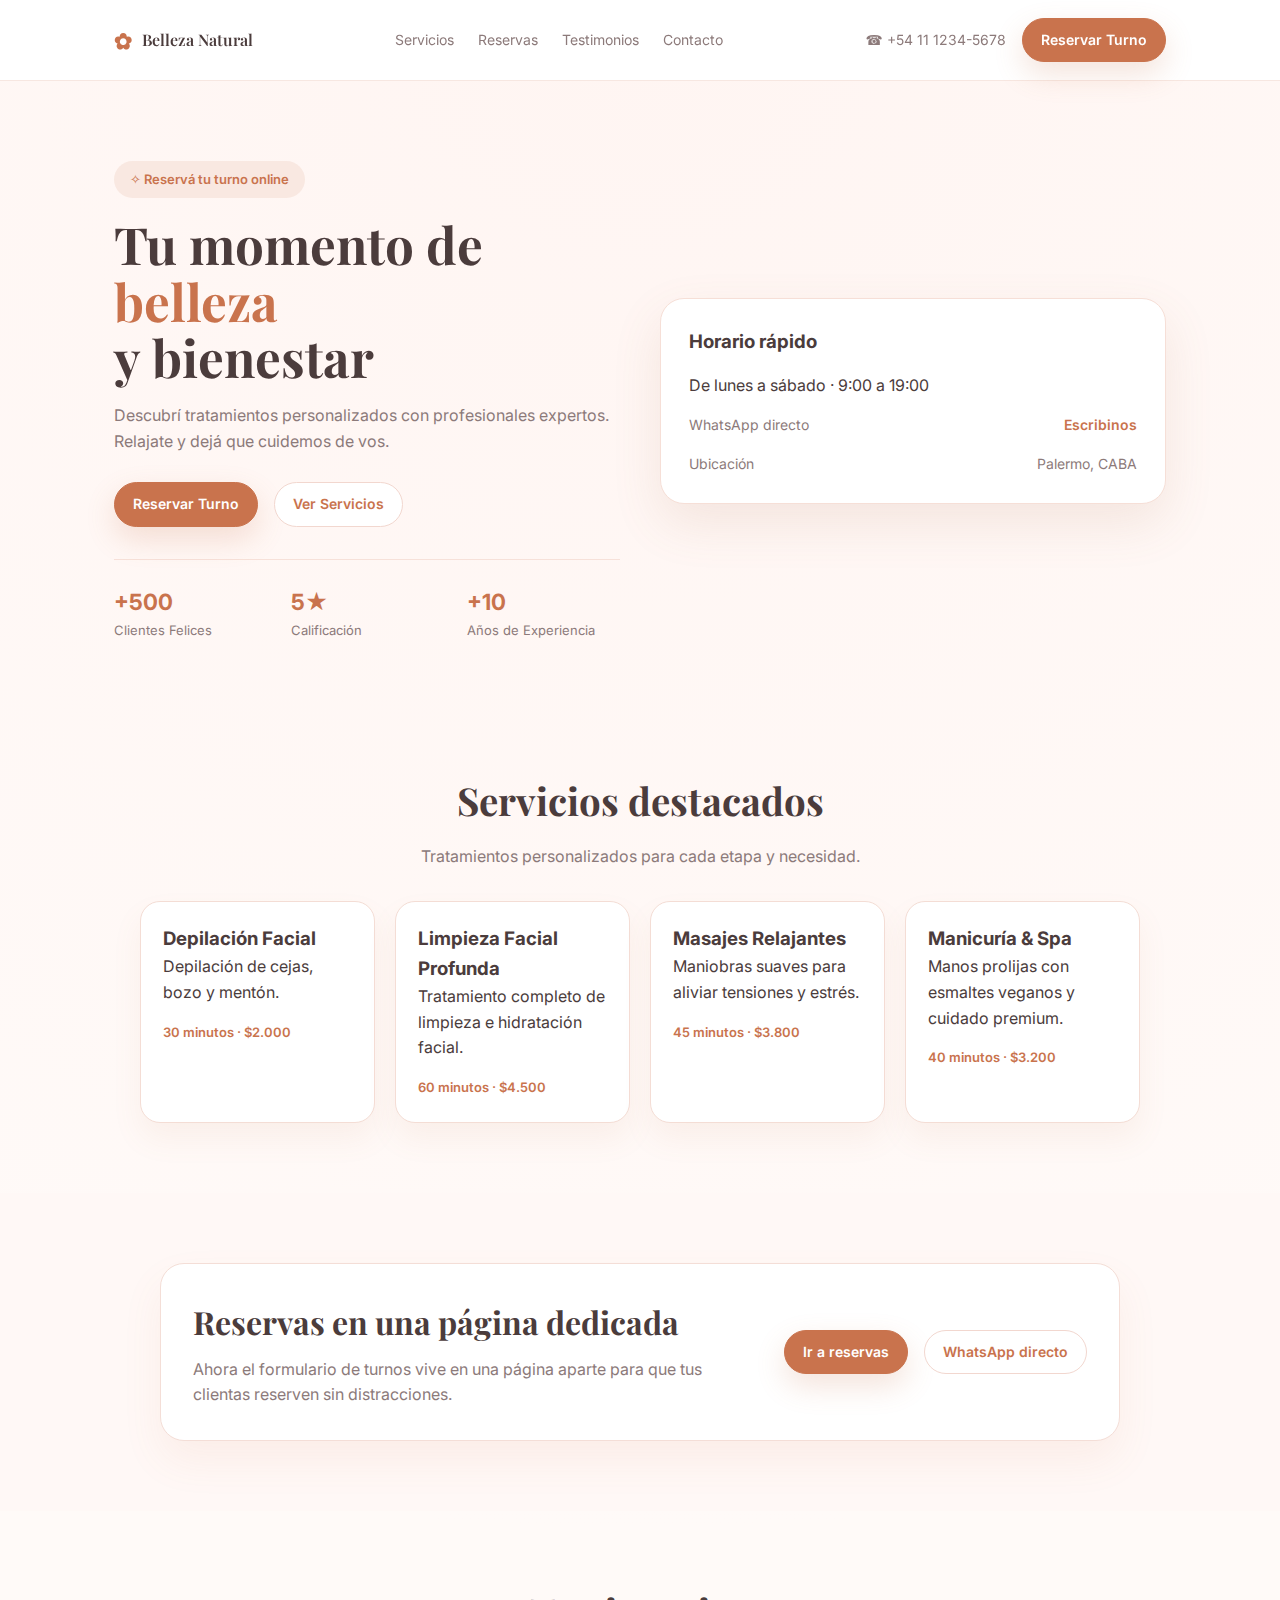
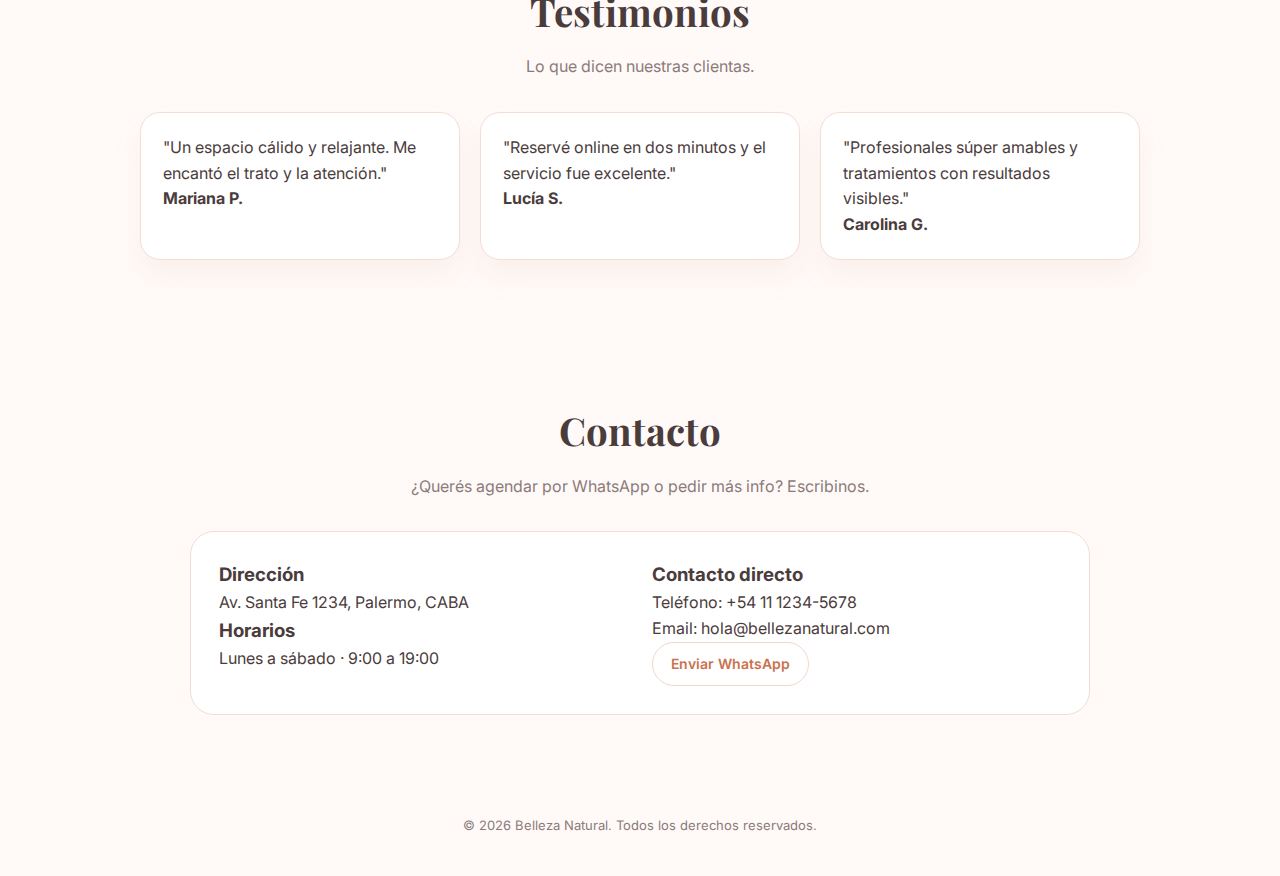
<file: index.html>
<!doctype html>
<html lang="es">
  <head>
    <meta charset="UTF-8" />
    <meta name="viewport" content="width=device-width, initial-scale=1" />
    <title>Belleza Natural | Centro de Estética</title>
    <link rel="preconnect" href="https://fonts.googleapis.com" />
    <link rel="preconnect" href="https://fonts.gstatic.com" crossorigin />
    <link
      href="https://fonts.googleapis.com/css2?family=Playfair+Display:wght@400;600;700&family=Inter:wght@300;400;500;600&display=swap"
      rel="stylesheet"
    />
    <link rel="stylesheet" href="styles.css" />
  </head>
  <body>
    <header class="site-header" id="inicio">
      <nav class="nav">
        <div class="logo">
          <span class="logo-icon">✿</span>
          <span>Belleza Natural</span>
        </div>
        <div class="nav-links">
          <a href="#servicios">Servicios</a>
          <a href="booking.html">Reservas</a>
          <a href="#testimonios">Testimonios</a>
          <a href="#contacto">Contacto</a>
        </div>
        <div class="nav-actions">
          <a href="tel:+541112345678" class="phone">☎ +54 11 1234-5678</a>
          <a href="booking.html" class="btn btn-primary">Reservar Turno</a>
        </div>
      </nav>
    </header>

    <main>
      <section class="hero">
        <div class="hero-content">
          <span class="pill">✧ Reservá tu turno online</span>
          <h1>
            Tu momento de <span>belleza</span><br />
            y bienestar
          </h1>
          <p>
            Descubrí tratamientos personalizados con profesionales expertos. Relajate y
            dejá que cuidemos de vos.
          </p>
          <div class="hero-actions">
            <a href="booking.html" class="btn btn-primary">Reservar Turno</a>
            <a href="#servicios" class="btn btn-secondary">Ver Servicios</a>
          </div>
          <div class="hero-stats">
            <div>
              <strong>+500</strong>
              <span>Clientes Felices</span>
            </div>
            <div>
              <strong>5★</strong>
              <span>Calificación</span>
            </div>
            <div>
              <strong>+10</strong>
              <span>Años de Experiencia</span>
            </div>
          </div>
        </div>
        <div class="hero-card">
          <h3>Horario rápido</h3>
          <p>De lunes a sábado · 9:00 a 19:00</p>
          <div class="hero-card-row">
            <span>WhatsApp directo</span>
            <a class="link" href="https://wa.me/5491112345678">Escribinos</a>
          </div>
          <div class="hero-card-row">
            <span>Ubicación</span>
            <span>Palermo, CABA</span>
          </div>
        </div>
      </section>

      <section class="services" id="servicios">
        <div class="section-heading">
          <h2>Servicios destacados</h2>
          <p>Tratamientos personalizados para cada etapa y necesidad.</p>
        </div>
        <div class="service-grid">
          <article>
            <h3>Depilación Facial</h3>
            <p>Depilación de cejas, bozo y mentón.</p>
            <span>30 minutos · $2.000</span>
          </article>
          <article>
            <h3>Limpieza Facial Profunda</h3>
            <p>Tratamiento completo de limpieza e hidratación facial.</p>
            <span>60 minutos · $4.500</span>
          </article>
          <article>
            <h3>Masajes Relajantes</h3>
            <p>Maniobras suaves para aliviar tensiones y estrés.</p>
            <span>45 minutos · $3.800</span>
          </article>
          <article>
            <h3>Manicuría &amp; Spa</h3>
            <p>Manos prolijas con esmaltes veganos y cuidado premium.</p>
            <span>40 minutos · $3.200</span>
          </article>
        </div>
      </section>

      <section class="booking-cta" id="reservas">
        <div class="booking-cta-card">
          <div>
            <h2>Reservas en una página dedicada</h2>
            <p>
              Ahora el formulario de turnos vive en una página aparte para que tus clientas
              reserven sin distracciones.
            </p>
          </div>
          <div class="booking-cta-actions">
            <a href="booking.html" class="btn btn-primary">Ir a reservas</a>
            <a href="https://wa.me/5491112345678" class="btn btn-secondary">WhatsApp directo</a>
          </div>
        </div>
      </section>

      <section class="testimonials" id="testimonios">
        <div class="section-heading">
          <h2>Testimonios</h2>
          <p>Lo que dicen nuestras clientas.</p>
        </div>
        <div class="testimonial-grid">
          <article>
            <p>"Un espacio cálido y relajante. Me encantó el trato y la atención."</p>
            <strong>Mariana P.</strong>
          </article>
          <article>
            <p>"Reservé online en dos minutos y el servicio fue excelente."</p>
            <strong>Lucía S.</strong>
          </article>
          <article>
            <p>"Profesionales súper amables y tratamientos con resultados visibles."</p>
            <strong>Carolina G.</strong>
          </article>
        </div>
      </section>

      <section class="contact" id="contacto">
        <div class="section-heading">
          <h2>Contacto</h2>
          <p>¿Querés agendar por WhatsApp o pedir más info? Escribinos.</p>
        </div>
        <div class="contact-card">
          <div>
            <h3>Dirección</h3>
            <p>Av. Santa Fe 1234, Palermo, CABA</p>
            <h3>Horarios</h3>
            <p>Lunes a sábado · 9:00 a 19:00</p>
          </div>
          <div>
            <h3>Contacto directo</h3>
            <p>Teléfono: +54 11 1234-5678</p>
            <p>Email: hola@bellezanatural.com</p>
            <a class="btn btn-secondary" href="https://wa.me/5491112345678">Enviar WhatsApp</a>
          </div>
        </div>
      </section>
    </main>

    <footer class="footer">
      <p>© 2026 Belleza Natural. Todos los derechos reservados.</p>
    </footer>

    <script src="script.js"></script>
  </body>
</html>
</file>
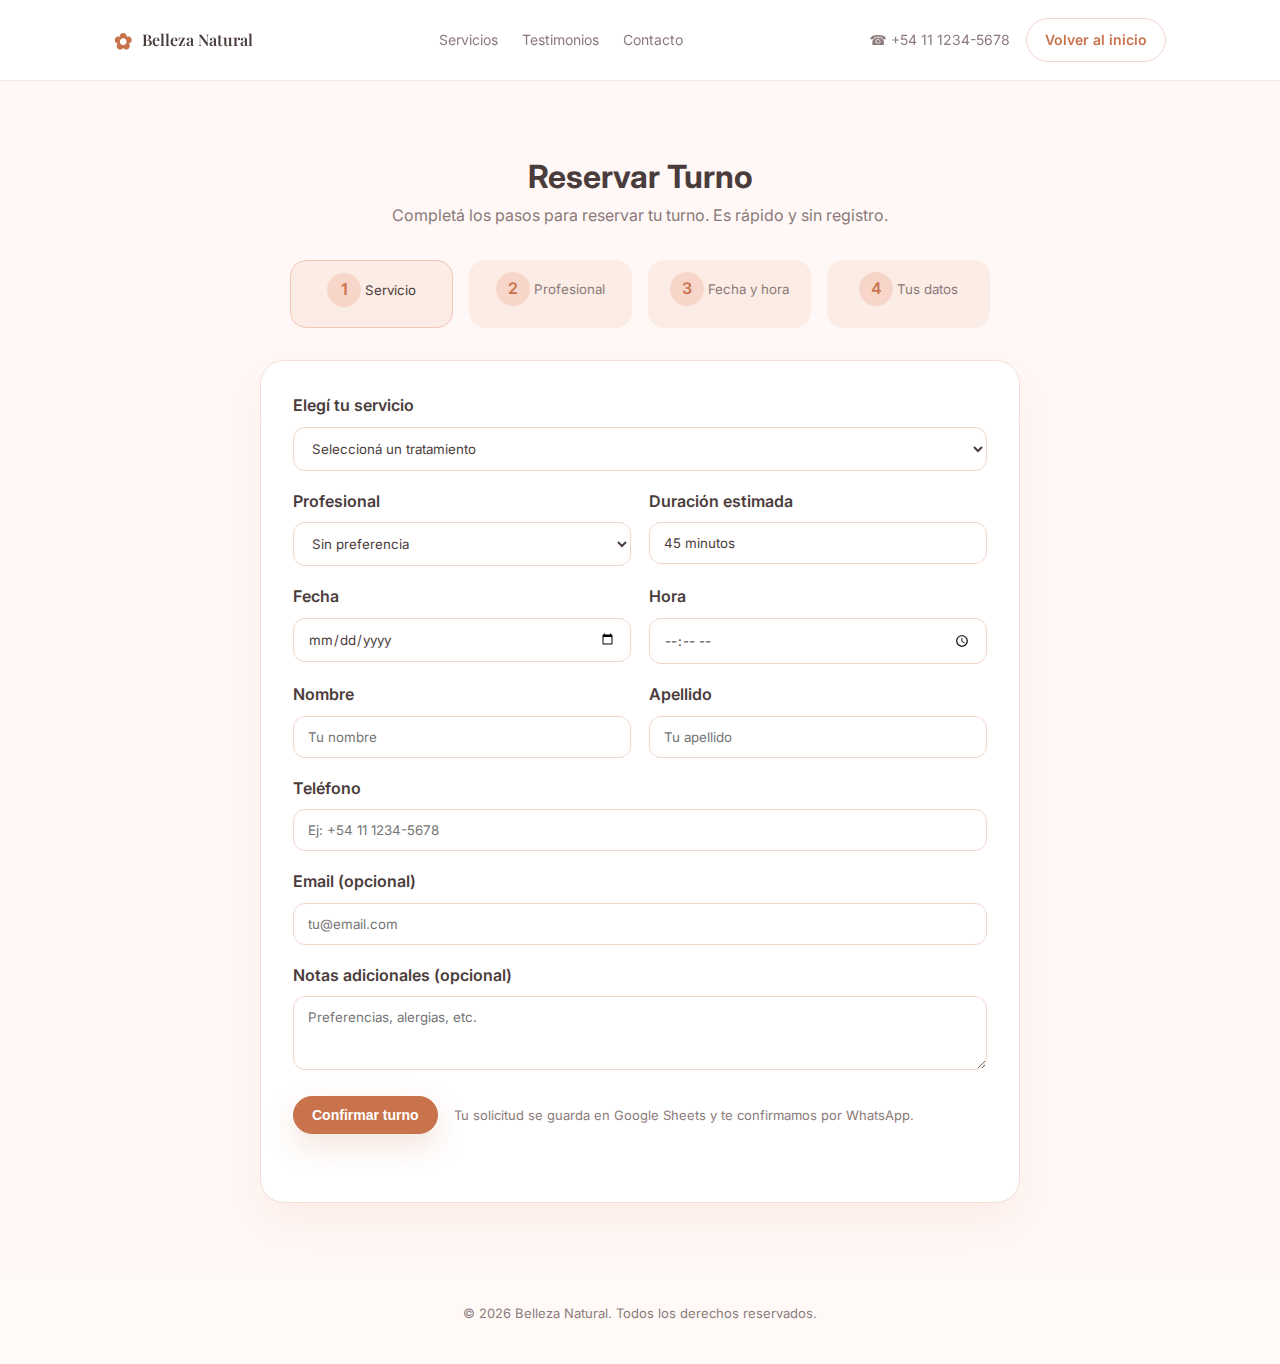
<file: booking.html>
<!doctype html>
<html lang="es">
  <head>
    <meta charset="UTF-8" />
    <meta name="viewport" content="width=device-width, initial-scale=1" />
    <title>Reservas | Belleza Natural</title>
    <link rel="preconnect" href="https://fonts.googleapis.com" />
    <link rel="preconnect" href="https://fonts.gstatic.com" crossorigin />
    <link
      href="https://fonts.googleapis.com/css2?family=Playfair+Display:wght@400;600;700&family=Inter:wght@300;400;500;600&display=swap"
      rel="stylesheet"
    />
    <link rel="stylesheet" href="styles.css" />
  </head>
  <body>
    <header class="site-header">
      <nav class="nav">
        <div class="logo">
          <span class="logo-icon">✿</span>
          <a href="index.html">Belleza Natural</a>
        </div>
        <div class="nav-links">
          <a href="index.html#servicios">Servicios</a>
          <a href="index.html#testimonios">Testimonios</a>
          <a href="index.html#contacto">Contacto</a>
        </div>
        <div class="nav-actions">
          <a href="tel:+541112345678" class="phone">☎ +54 11 1234-5678</a>
          <a href="index.html" class="btn btn-secondary">Volver al inicio</a>
        </div>
      </nav>
    </header>

    <main>
      <section class="booking" id="reservar">
        <div class="section-heading">
          <h1>Reservar Turno</h1>
          <p>Completá los pasos para reservar tu turno. Es rápido y sin registro.</p>
        </div>

        <div class="steps">
          <div class="step active">
            <span>1</span>
            <small>Servicio</small>
          </div>
          <div class="step">
            <span>2</span>
            <small>Profesional</small>
          </div>
          <div class="step">
            <span>3</span>
            <small>Fecha y hora</small>
          </div>
          <div class="step">
            <span>4</span>
            <small>Tus datos</small>
          </div>
        </div>

        <div class="booking-card">
          <form id="booking-form">
            <div class="form-group">
              <label for="service">Elegí tu servicio</label>
              <select id="service" name="service" required>
                <option value="">Seleccioná un tratamiento</option>
                <option value="Depilación Facial">Depilación Facial</option>
                <option value="Limpieza Facial Profunda">Limpieza Facial Profunda</option>
                <option value="Masajes Relajantes">Masajes Relajantes</option>
                <option value="Manicuría & Spa">Manicuría &amp; Spa</option>
              </select>
            </div>

            <div class="form-row">
              <div class="form-group">
                <label for="professional">Profesional</label>
                <select id="professional" name="professional" required>
                  <option value="Sin preferencia">Sin preferencia</option>
                  <option value="Laura Fernández">Laura Fernández</option>
                  <option value="Camila Ruiz">Camila Ruiz</option>
                  <option value="Valentina Díaz">Valentina Díaz</option>
                </select>
              </div>
              <div class="form-group">
                <label for="duration">Duración estimada</label>
                <input id="duration" name="duration" type="text" value="45 minutos" readonly />
              </div>
            </div>

            <div class="form-row">
              <div class="form-group">
                <label for="date">Fecha</label>
                <input id="date" name="date" type="date" required />
              </div>
              <div class="form-group">
                <label for="time">Hora</label>
                <input id="time" name="time" type="time" required />
              </div>
            </div>

            <div class="form-row">
              <div class="form-group">
                <label for="first-name">Nombre</label>
                <input id="first-name" name="firstName" type="text" placeholder="Tu nombre" required />
              </div>
              <div class="form-group">
                <label for="last-name">Apellido</label>
                <input id="last-name" name="lastName" type="text" placeholder="Tu apellido" required />
              </div>
            </div>

            <div class="form-group">
              <label for="phone">Teléfono</label>
              <input
                id="phone"
                name="phone"
                type="tel"
                placeholder="Ej: +54 11 1234-5678"
                required
              />
            </div>

            <div class="form-group">
              <label for="email">Email (opcional)</label>
              <input id="email" name="email" type="email" placeholder="tu@email.com" />
            </div>

            <div class="form-group">
              <label for="notes">Notas adicionales (opcional)</label>
              <textarea id="notes" name="notes" rows="3" placeholder="Preferencias, alergias, etc."></textarea>
            </div>

            <div class="form-actions">
              <button type="submit" class="btn btn-primary">Confirmar turno</button>
              <span class="form-hint">
                Tu solicitud se guarda en Google Sheets y te confirmamos por WhatsApp.
              </span>
            </div>
            <p class="form-status" id="form-status" aria-live="polite"></p>
          </form>
        </div>
      </section>
    </main>

    <footer class="footer">
      <p>© 2026 Belleza Natural. Todos los derechos reservados.</p>
    </footer>

    <script src="script.js"></script>
  </body>
</html>
</file>
<file: styles.css>
:root {
  color-scheme: light;
  --bg: #fff7f4;
  --card: #ffffff;
  --text: #4b3c3c;
  --muted: #8c7a7a;
  --accent: #c9734d;
  --accent-dark: #b5613d;
  --border: #f2d7cf;
}

* {
  box-sizing: border-box;
  margin: 0;
  padding: 0;
}

body {
  font-family: "Inter", system-ui, sans-serif;
  color: var(--text);
  background: radial-gradient(circle at top, #fff5f2 0%, #fffaf8 60%);
  line-height: 1.6;
}

a {
  color: inherit;
  text-decoration: none;
}

.site-header {
  position: sticky;
  top: 0;
  z-index: 10;
  background: rgba(255, 255, 255, 0.95);
  border-bottom: 1px solid #f7e7e1;
  backdrop-filter: blur(12px);
}

.nav {
  max-width: 1100px;
  margin: 0 auto;
  padding: 18px 24px;
  display: flex;
  align-items: center;
  justify-content: space-between;
  gap: 16px;
}

.logo {
  font-family: "Playfair Display", serif;
  font-weight: 600;
  display: flex;
  align-items: center;
  gap: 10px;
}

.logo-icon {
  font-size: 22px;
  color: var(--accent);
}

.nav-links {
  display: flex;
  gap: 24px;
  font-size: 14px;
  color: var(--muted);
}

.nav-actions {
  display: flex;
  align-items: center;
  gap: 16px;
  font-size: 14px;
}

.phone {
  color: var(--muted);
}

.btn {
  display: inline-flex;
  align-items: center;
  justify-content: center;
  padding: 10px 18px;
  border-radius: 999px;
  border: 1px solid transparent;
  font-weight: 600;
  font-size: 14px;
  cursor: pointer;
  transition: 0.2s ease;
}

.btn-primary {
  background: var(--accent);
  color: #fff;
  border-color: var(--accent);
  box-shadow: 0 12px 30px rgba(201, 115, 77, 0.2);
}

.btn-primary:hover {
  background: var(--accent-dark);
}

.btn-secondary {
  background: #fff;
  border-color: var(--border);
  color: var(--accent);
}

.hero {
  max-width: 1100px;
  margin: 40px auto 0;
  padding: 40px 24px 60px;
  display: grid;
  grid-template-columns: repeat(auto-fit, minmax(280px, 1fr));
  gap: 40px;
  align-items: center;
}

.hero-content h1 {
  font-family: "Playfair Display", serif;
  font-size: clamp(2.5rem, 4vw, 3.4rem);
  margin: 18px 0;
  line-height: 1.1;
}

.hero-content h1 span {
  color: var(--accent);
}

.hero-content p {
  color: var(--muted);
  max-width: 520px;
}

.pill {
  display: inline-flex;
  align-items: center;
  gap: 8px;
  background: #f9e8e1;
  color: var(--accent);
  padding: 8px 16px;
  border-radius: 999px;
  font-size: 13px;
  font-weight: 600;
}

.hero-actions {
  margin: 28px 0;
  display: flex;
  gap: 16px;
  flex-wrap: wrap;
}

.hero-stats {
  display: grid;
  grid-template-columns: repeat(auto-fit, minmax(120px, 1fr));
  gap: 24px;
  margin-top: 32px;
  padding-top: 24px;
  border-top: 1px solid #f7e1d9;
}

.hero-stats strong {
  font-size: 1.4rem;
  color: var(--accent);
}

.hero-stats span {
  display: block;
  color: var(--muted);
  font-size: 13px;
}

.hero-card {
  background: var(--card);
  padding: 28px;
  border-radius: 24px;
  box-shadow: 0 20px 50px rgba(161, 105, 76, 0.12);
  border: 1px solid #f6dfd7;
  display: grid;
  gap: 16px;
}

.hero-card-row {
  display: flex;
  justify-content: space-between;
  gap: 16px;
  color: var(--muted);
  font-size: 14px;
}

.link {
  color: var(--accent);
  font-weight: 600;
}

section {
  padding: 70px 24px;
}

.section-heading {
  max-width: 900px;
  margin: 0 auto 32px;
  text-align: center;
}

.section-heading h2 {
  font-family: "Playfair Display", serif;
  font-size: clamp(2rem, 3vw, 2.6rem);
  margin-bottom: 12px;
}

.section-heading p {
  color: var(--muted);
}

.service-grid,
.testimonial-grid {
  max-width: 1000px;
  margin: 0 auto;
  display: grid;
  grid-template-columns: repeat(auto-fit, minmax(220px, 1fr));
  gap: 20px;
}

.service-grid article,
.testimonial-grid article {
  background: var(--card);
  padding: 22px;
  border-radius: 20px;
  border: 1px solid #f4ddd5;
  box-shadow: 0 16px 30px rgba(196, 130, 95, 0.08);
}

.service-grid span {
  display: inline-block;
  margin-top: 16px;
  font-size: 13px;
  color: var(--accent);
  font-weight: 600;
}

.booking {
  background: #fff8f6;
}

.booking-cta {
  background: #fff8f6;
}

.booking-cta-card {
  max-width: 960px;
  margin: 0 auto;
  background: var(--card);
  border-radius: 24px;
  padding: 32px;
  border: 1px solid #f4ded7;
  display: flex;
  gap: 24px;
  align-items: center;
  justify-content: space-between;
  flex-wrap: wrap;
  box-shadow: 0 20px 40px rgba(201, 115, 77, 0.08);
}

.booking-cta-card h2 {
  font-family: "Playfair Display", serif;
  margin-bottom: 10px;
  font-size: clamp(1.8rem, 2.5vw, 2.2rem);
}

.booking-cta-card p {
  color: var(--muted);
  max-width: 520px;
}

.booking-cta-actions {
  display: flex;
  gap: 16px;
  flex-wrap: wrap;
}

.steps {
  max-width: 700px;
  margin: 0 auto 32px;
  display: grid;
  grid-template-columns: repeat(auto-fit, minmax(130px, 1fr));
  gap: 16px;
}

.step {
  background: #fbece6;
  border-radius: 16px;
  padding: 12px;
  text-align: center;
  color: var(--muted);
}

.step span {
  display: inline-flex;
  width: 34px;
  height: 34px;
  border-radius: 50%;
  align-items: center;
  justify-content: center;
  background: #f7d6c9;
  color: var(--accent);
  margin-bottom: 8px;
  font-weight: 600;
}

.step.active {
  color: var(--text);
  border: 1px solid #f2c7b6;
}

.booking-card {
  max-width: 760px;
  margin: 0 auto;
  background: var(--card);
  padding: 32px;
  border-radius: 24px;
  border: 1px solid #f4ded7;
  box-shadow: 0 20px 40px rgba(201, 115, 77, 0.08);
}

form {
  display: grid;
  gap: 18px;
}

.form-row {
  display: grid;
  gap: 18px;
  grid-template-columns: repeat(auto-fit, minmax(220px, 1fr));
}

label {
  display: block;
  font-weight: 600;
  margin-bottom: 8px;
}

input,
select,
textarea {
  width: 100%;
  padding: 12px 14px;
  border-radius: 12px;
  border: 1px solid #f1d6cc;
  background: #fff;
  font-family: inherit;
  color: var(--text);
}

input:focus,
select:focus,
textarea:focus {
  outline: 2px solid rgba(201, 115, 77, 0.2);
  border-color: var(--accent);
}

.form-actions {
  display: flex;
  align-items: center;
  gap: 16px;
  flex-wrap: wrap;
}

.form-hint {
  font-size: 13px;
  color: var(--muted);
}

.form-status {
  font-size: 14px;
  color: var(--accent);
  min-height: 18px;
}

.contact-card {
  max-width: 900px;
  margin: 0 auto;
  background: var(--card);
  border-radius: 24px;
  padding: 28px;
  border: 1px solid #f2dcd3;
  display: grid;
  grid-template-columns: repeat(auto-fit, minmax(260px, 1fr));
  gap: 24px;
}

.footer {
  text-align: center;
  padding: 30px 24px 40px;
  color: var(--muted);
  font-size: 13px;
}

@media (max-width: 860px) {
  .nav-links {
    display: none;
  }

  .nav {
    flex-wrap: wrap;
  }
}
</file>
